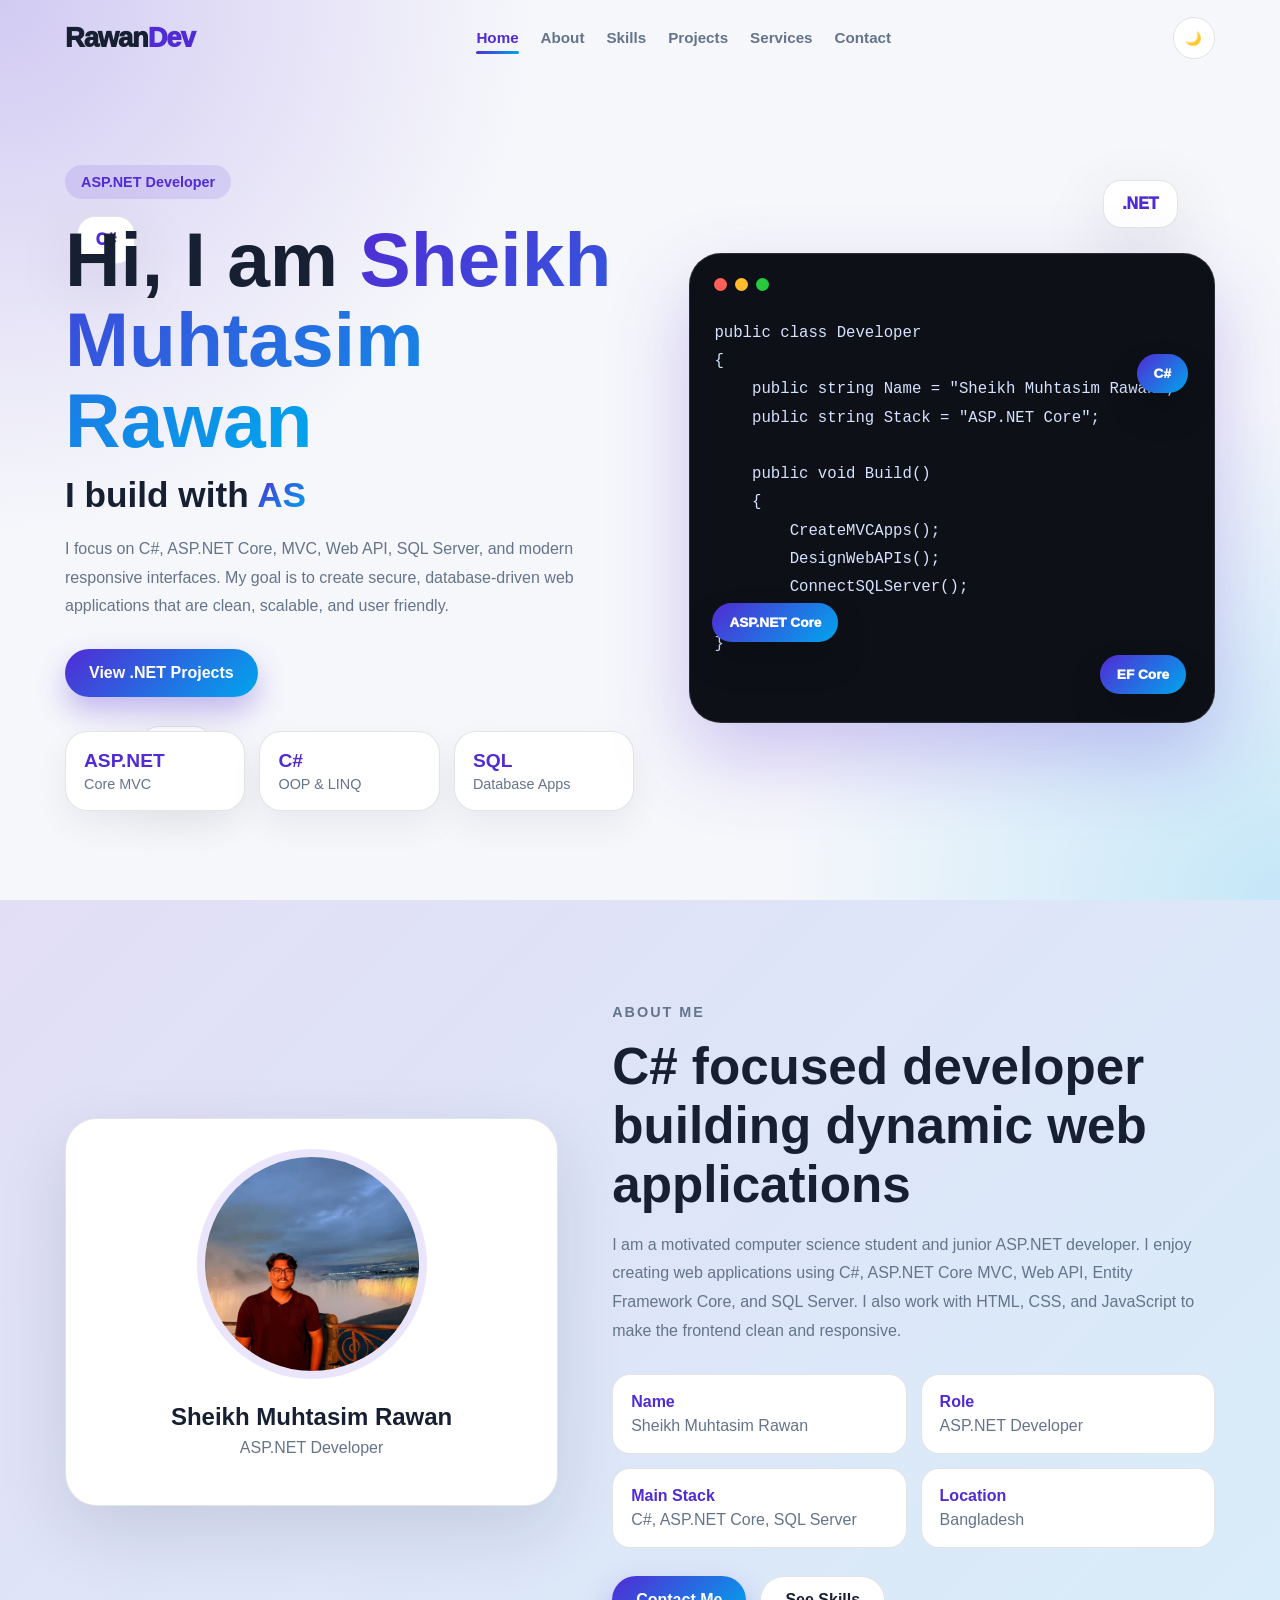
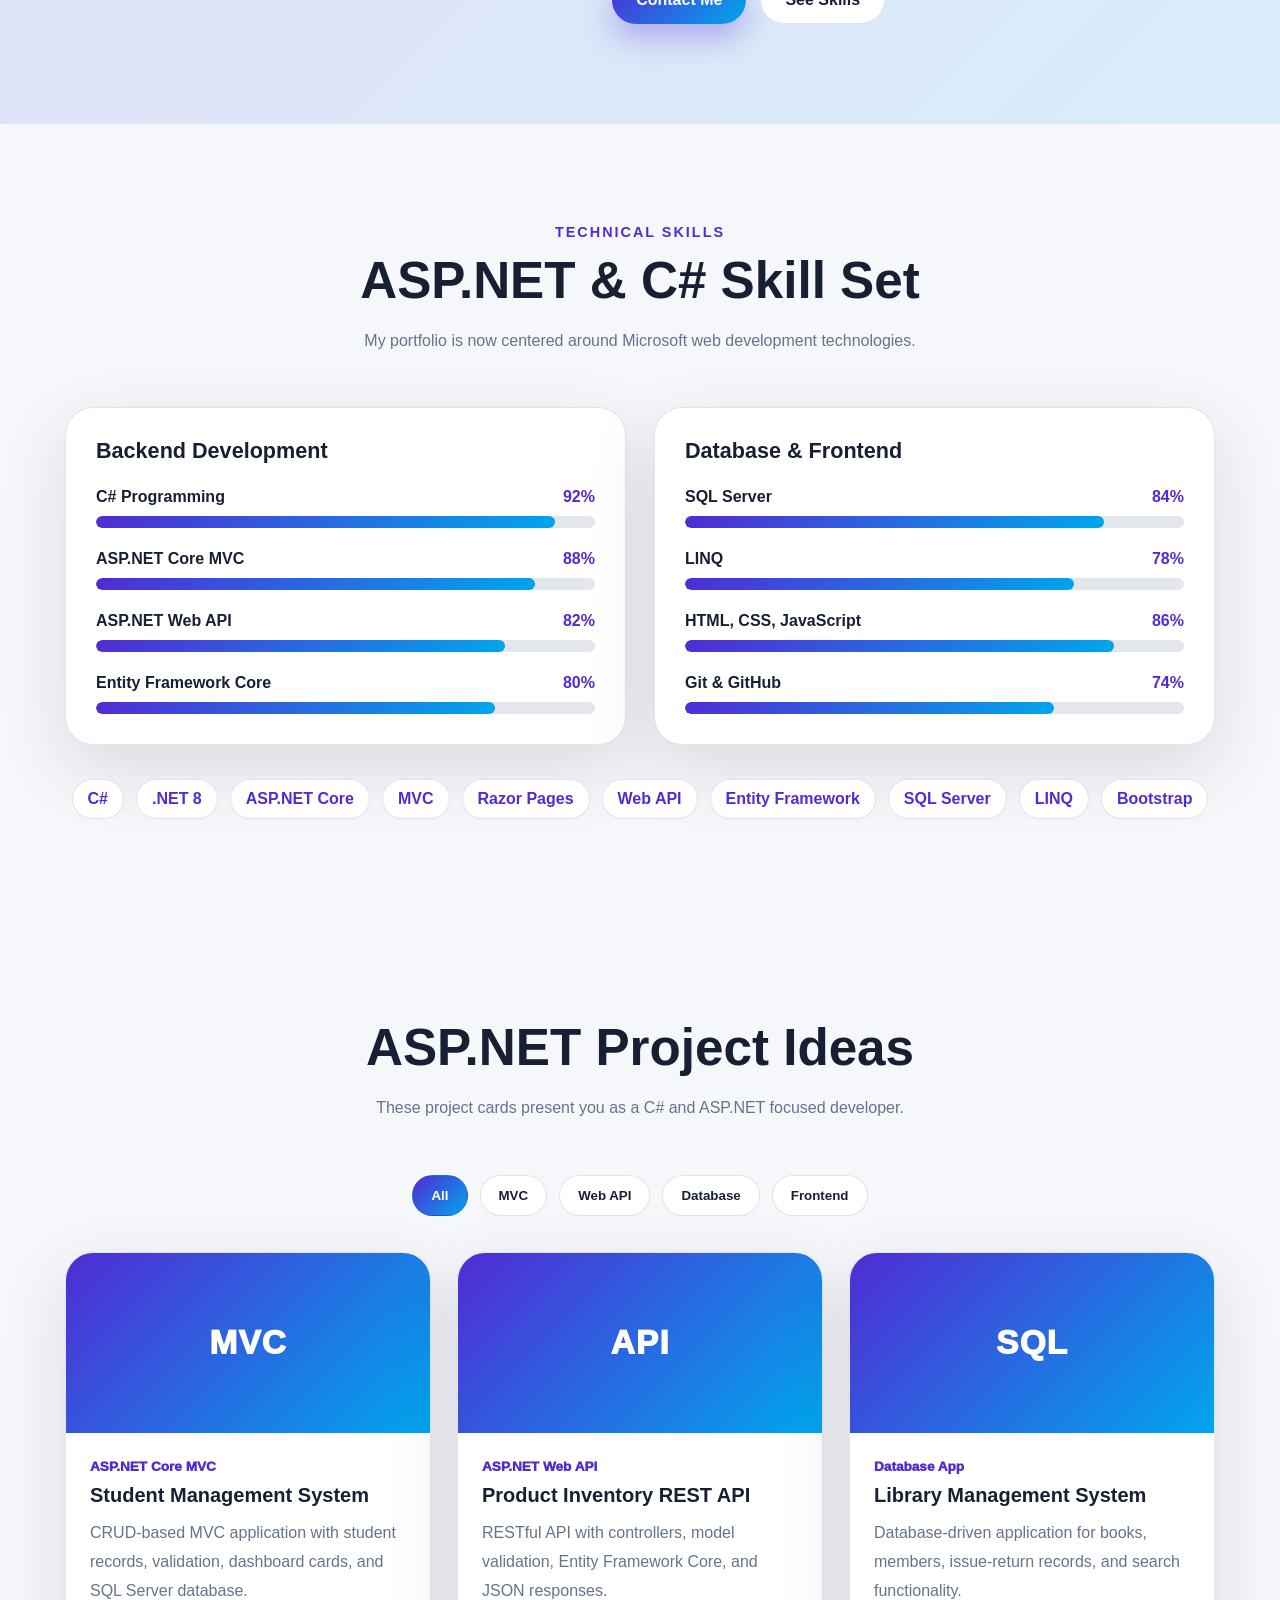
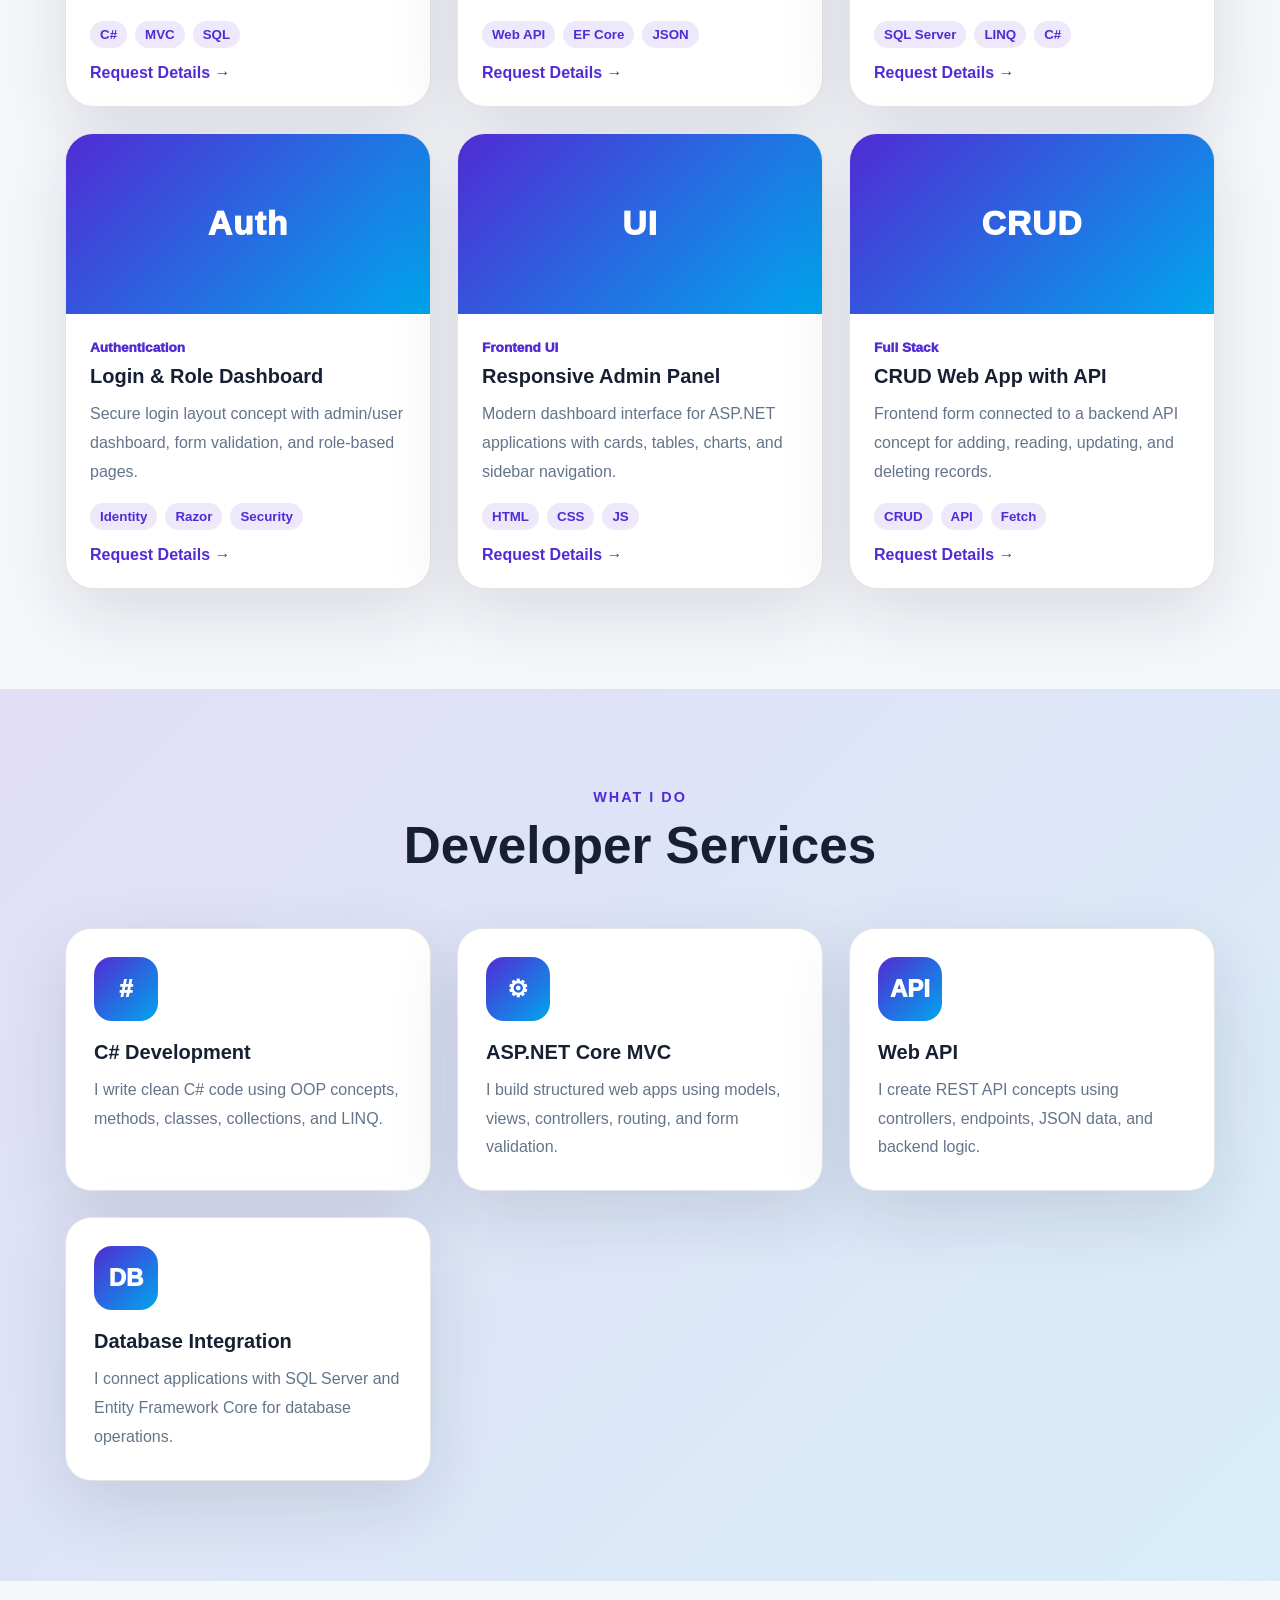
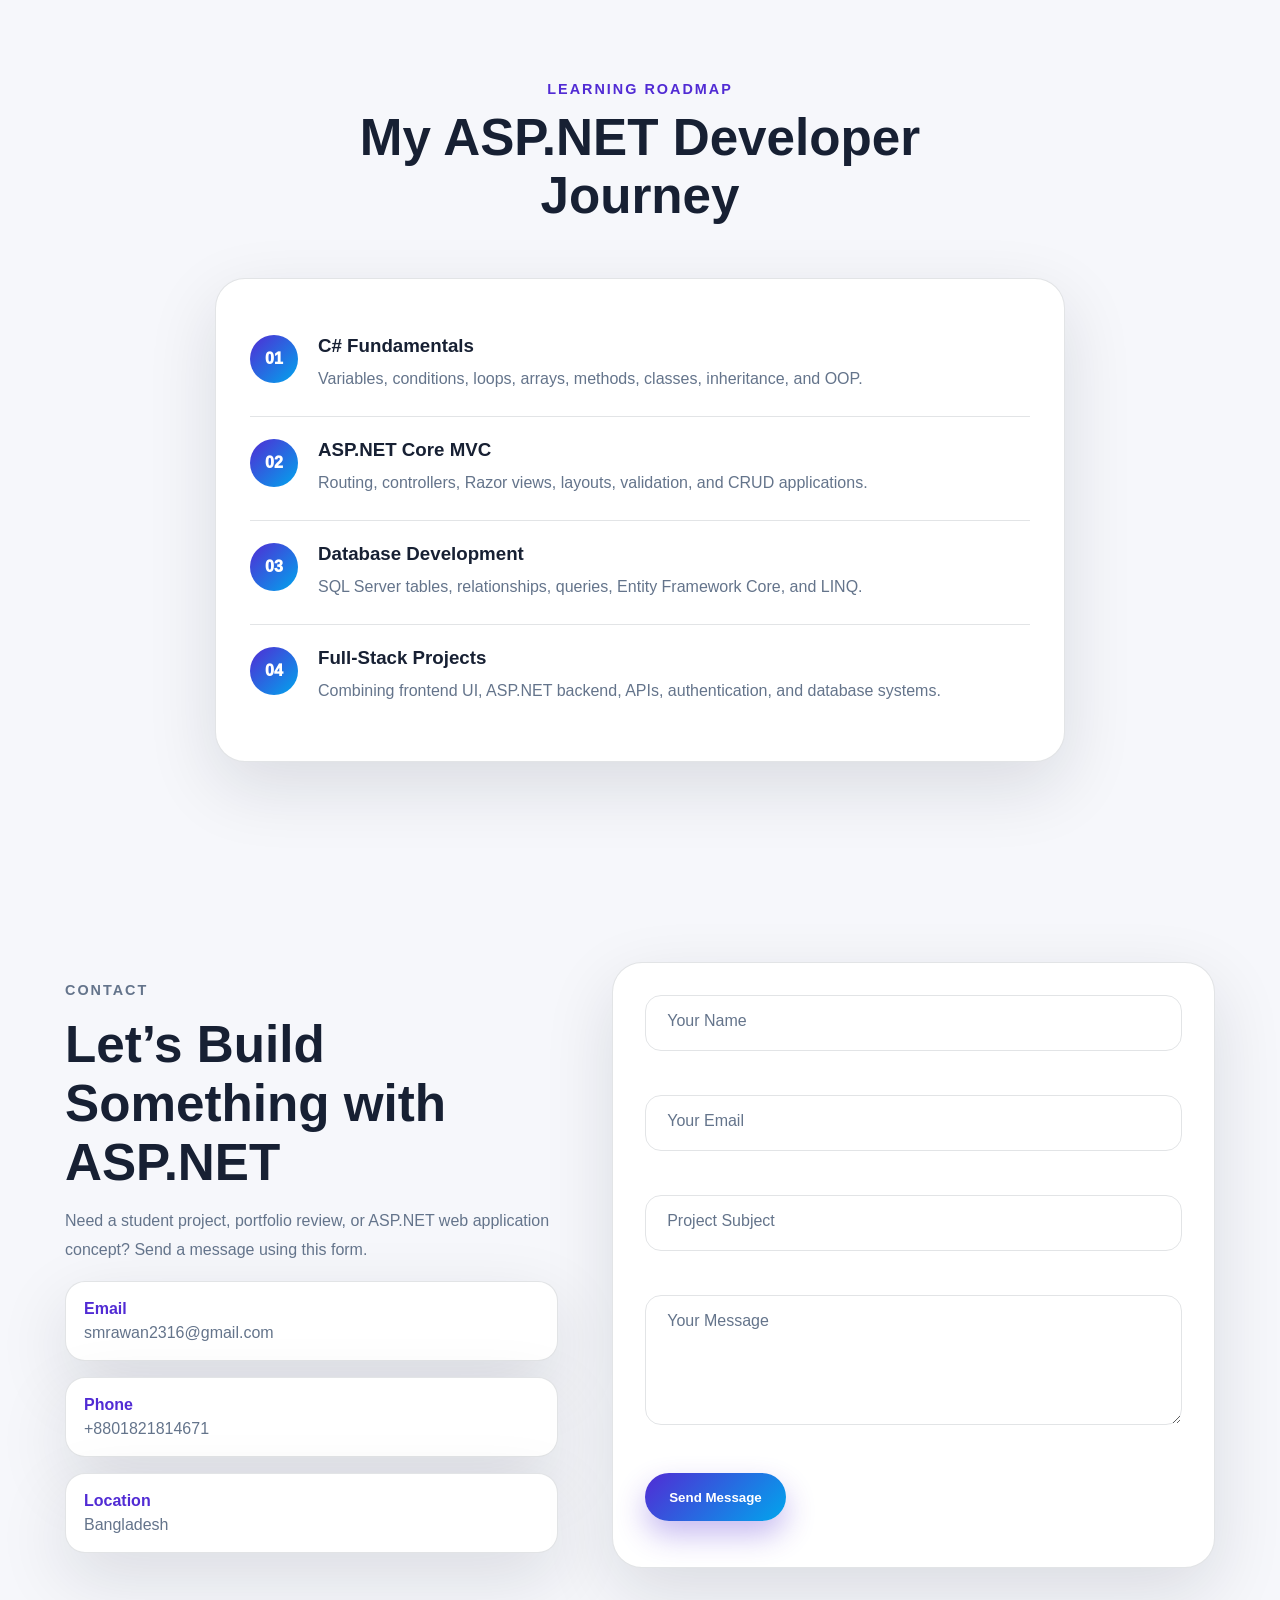
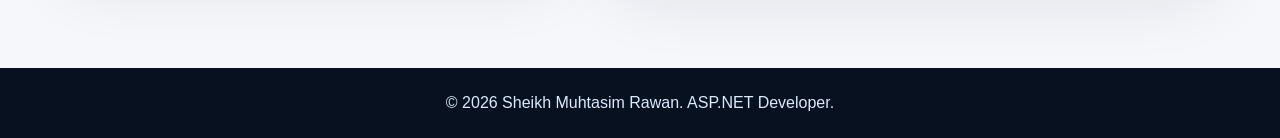
<file: index.html>
<!DOCTYPE html>
<html lang="en">
<head>
    <meta charset="UTF-8">
    <meta name="viewport" content="width=device-width, initial-scale=1.0">
    <meta name="description" content="Sheikh Muhtasim Rawan - ASP.NET Developer e-portfolio focused on C#, ASP.NET Core, MVC, Web API, SQL Server, and full-stack web development.">
    <title>Sheikh Muhtasim Rawan | ASP.NET Developer</title>
    <link rel="stylesheet" href="style.css">
</head>
<body>
    <div class="preloader" id="preloader">
        <div class="loader"></div>
    </div>

    <header class="header" id="header">
        <nav class="navbar">
            <a href="index.html#home" class="logo">Rawan<span>Dev</span></a>

            <ul class="nav-menu" id="nav-menu">
                <li><a href="index.html#home" class="nav-link active">Home</a></li>
                <li><a href="index.html#about" class="nav-link">About</a></li>
                <li><a href="index.html#skills" class="nav-link">Skills</a></li>
                <li><a href="index.html#projects" class="nav-link">Projects</a></li>
                <li><a href="index.html#services" class="nav-link">Services</a></li>
                <!--<li><a href="profile.html" class="nav-link">Image Page</a></li>-->
                <li><a href="index.html#contact" class="nav-link">Contact</a></li>
            </ul>

            <div class="nav-actions">
                <button class="theme-btn" id="theme-btn" aria-label="Toggle dark mode">🌙</button>
                <button class="hamburger" id="hamburger" aria-label="Open menu">
                    <span></span>
                    <span></span>
                    <span></span>
                </button>
            </div>
        </nav>
    </header>

    <main>
        <section class="hero" id="home">
            <div class="code-orbit orbit-one">C#</div>
            <div class="code-orbit orbit-two">.NET</div>
            <div class="code-orbit orbit-three">SQL</div>

            <div class="container hero-container">
                <div class="hero-text reveal">
                    <p class="tagline">ASP.NET Developer</p>
                    <h1>Hi, I am <span>Sheikh Muhtasim Rawan</span></h1>
                    <h2>I build with <span id="typing-text"></span></h2>
                    <p class="hero-description">
                        I focus on C#, ASP.NET Core, MVC, Web API, SQL Server, and modern responsive interfaces.
                        My goal is to create secure, database-driven web applications that are clean, scalable, and user friendly.
                    </p>

                    <div class="hero-buttons">
                        <a href="#projects" class="btn primary-btn">View .NET Projects</a>
                        <!--<a href="profile.html" class="btn secondary-btn">See My Image Page</a>-->
                    </div>

                    <div class="developer-stats">
                        <div>
                            <strong>ASP.NET</strong>
                            <span>Core MVC</span>
                        </div>
                        <div>
                            <strong>C#</strong>
                            <span>OOP & LINQ</span>
                        </div>
                        <div>
                            <strong>SQL</strong>
                            <span>Database Apps</span>
                        </div>
                    </div>
                </div>

                <div class="hero-image reveal">
                    <div class="terminal-card">
                        <div class="terminal-top">
                            <span></span><span></span><span></span>
                        </div>
                        <pre><code>public class Developer
{
    public string Name = "Sheikh Muhtasim Rawan";
    public string Stack = "ASP.NET Core";

    public void Build()
    {
        CreateMVCApps();
        DesignWebAPIs();
        ConnectSQLServer();
    }
}</code></pre>
                        <div class="floating-card card-csharp">C#</div>
                        <div class="floating-card card-asp">ASP.NET Core</div>
                        <div class="floating-card card-ef">EF Core</div>
                    </div>
                </div>
            </div>
        </section>

        <section class="section about-section" id="about">
            <div class="container about-container">
                <div class="about-visual reveal">
                    <div class="profile-preview-card">
                        <img src="pp.jpg" alt="Sheikh Muhtasim Rawan profile placeholder">
                        <h3>Sheikh Muhtasim Rawan</h3>
                        <p>ASP.NET Developer</p>
                    </div>
                </div>

                <div class="about-text reveal">
                    <p class="section-subtitle">About Me</p>
                    <h2 class="section-title">C# focused developer building dynamic web applications</h2>
                    <p>
                        I am a motivated computer science student and junior ASP.NET developer. I enjoy creating web applications using
                        C#, ASP.NET Core MVC, Web API, Entity Framework Core, and SQL Server. I also work with HTML, CSS, and JavaScript
                        to make the frontend clean and responsive.
                    </p>

                    <div class="info-grid">
                        <div>
                            <strong>Name</strong>
                            <span>Sheikh Muhtasim Rawan</span>
                        </div>
                        <div>
                            <strong>Role</strong>
                            <span>ASP.NET Developer</span>
                        </div>
                        <div>
                            <strong>Main Stack</strong>
                            <span>C#, ASP.NET Core, SQL Server</span>
                        </div>
                        <div>
                            <strong>Location</strong>
                            <span>Bangladesh</span>
                        </div>
                    </div>

                    <div class="about-buttons">
                        <a href="#contact" class="btn primary-btn">Contact Me</a>
                        <a href="#skills" class="btn secondary-btn">See Skills</a>
                    </div>
                </div>
            </div>
        </section>

        <section class="section skills-section" id="skills">
            <div class="container">
                <div class="section-header reveal">
                    <p class="section-subtitle">Technical Skills</p>
                    <h2 class="section-title">ASP.NET & C# Skill Set</h2>
                    <p class="section-intro">My portfolio is now centered around Microsoft web development technologies.</p>
                </div>

                <div class="skills-layout">
                    <div class="skill-column reveal">
                        <h3>Backend Development</h3>

                        <div class="skill-box">
                            <div class="skill-info"><span>C# Programming</span><span>92%</span></div>
                            <div class="progress-bar"><div class="progress" data-width="92"></div></div>
                        </div>

                        <div class="skill-box">
                            <div class="skill-info"><span>ASP.NET Core MVC</span><span>88%</span></div>
                            <div class="progress-bar"><div class="progress" data-width="88"></div></div>
                        </div>

                        <div class="skill-box">
                            <div class="skill-info"><span>ASP.NET Web API</span><span>82%</span></div>
                            <div class="progress-bar"><div class="progress" data-width="82"></div></div>
                        </div>

                        <div class="skill-box">
                            <div class="skill-info"><span>Entity Framework Core</span><span>80%</span></div>
                            <div class="progress-bar"><div class="progress" data-width="80"></div></div>
                        </div>
                    </div>

                    <div class="skill-column reveal">
                        <h3>Database & Frontend</h3>

                        <div class="skill-box">
                            <div class="skill-info"><span>SQL Server</span><span>84%</span></div>
                            <div class="progress-bar"><div class="progress" data-width="84"></div></div>
                        </div>

                        <div class="skill-box">
                            <div class="skill-info"><span>LINQ</span><span>78%</span></div>
                            <div class="progress-bar"><div class="progress" data-width="78"></div></div>
                        </div>

                        <div class="skill-box">
                            <div class="skill-info"><span>HTML, CSS, JavaScript</span><span>86%</span></div>
                            <div class="progress-bar"><div class="progress" data-width="86"></div></div>
                        </div>

                        <div class="skill-box">
                            <div class="skill-info"><span>Git & GitHub</span><span>74%</span></div>
                            <div class="progress-bar"><div class="progress" data-width="74"></div></div>
                        </div>
                    </div>
                </div>

                <div class="tech-tags reveal">
                    <span>C#</span>
                    <span>.NET 8</span>
                    <span>ASP.NET Core</span>
                    <span>MVC</span>
                    <span>Razor Pages</span>
                    <span>Web API</span>
                    <span>Entity Framework</span>
                    <span>SQL Server</span>
                    <span>LINQ</span>
                    <span>Bootstrap</span>
                </div>
            </div>
        </section>

        <section class="section projects-section" id="projects">
            <div class="container">
                <div class="section-header reveal">
                    <!--<p class="section-subtitle">Portfolio</p>-->
                    <h2 class="section-title">ASP.NET Project Ideas</h2>
                    <p class="section-intro">These project cards present you as a C# and ASP.NET focused developer.</p>
                </div>

                <div class="filter-buttons reveal">
                    <button class="filter-btn active" data-filter="all">All</button>
                    <button class="filter-btn" data-filter="mvc">MVC</button>
                    <button class="filter-btn" data-filter="api">Web API</button>
                    <button class="filter-btn" data-filter="database">Database</button>
                    <button class="filter-btn" data-filter="frontend">Frontend</button>
                </div>

                <div class="projects-grid">
                    <article class="project-card reveal" data-category="mvc">
                        <div class="project-image">MVC</div>
                        <div class="project-content">
                            <span>ASP.NET Core MVC</span>
                            <h3>Student Management System</h3>
                            <p>CRUD-based MVC application with student records, validation, dashboard cards, and SQL Server database.</p>
                            <div class="project-tags"><small>C#</small><small>MVC</small><small>SQL</small></div>
                            <a href="#contact">Request Details →</a>
                        </div>
                    </article>

                    <article class="project-card reveal" data-category="api">
                        <div class="project-image">API</div>
                        <div class="project-content">
                            <span>ASP.NET Web API</span>
                            <h3>Product Inventory REST API</h3>
                            <p>RESTful API with controllers, model validation, Entity Framework Core, and JSON responses.</p>
                            <div class="project-tags"><small>Web API</small><small>EF Core</small><small>JSON</small></div>
                            <a href="#contact">Request Details →</a>
                        </div>
                    </article>

                    <article class="project-card reveal" data-category="database">
                        <div class="project-image">SQL</div>
                        <div class="project-content">
                            <span>Database App</span>
                            <h3>Library Management System</h3>
                            <p>Database-driven application for books, members, issue-return records, and search functionality.</p>
                            <div class="project-tags"><small>SQL Server</small><small>LINQ</small><small>C#</small></div>
                            <a href="#contact">Request Details →</a>
                        </div>
                    </article>

                    <article class="project-card reveal" data-category="mvc">
                        <div class="project-image">Auth</div>
                        <div class="project-content">
                            <span>Authentication</span>
                            <h3>Login & Role Dashboard</h3>
                            <p>Secure login layout concept with admin/user dashboard, form validation, and role-based pages.</p>
                            <div class="project-tags"><small>Identity</small><small>Razor</small><small>Security</small></div>
                            <a href="#contact">Request Details →</a>
                        </div>
                    </article>

                    <article class="project-card reveal" data-category="frontend">
                        <div class="project-image">UI</div>
                        <div class="project-content">
                            <span>Frontend UI</span>
                            <h3>Responsive Admin Panel</h3>
                            <p>Modern dashboard interface for ASP.NET applications with cards, tables, charts, and sidebar navigation.</p>
                            <div class="project-tags"><small>HTML</small><small>CSS</small><small>JS</small></div>
                            <a href="#contact">Request Details →</a>
                        </div>
                    </article>

                    <article class="project-card reveal" data-category="api">
                        <div class="project-image">CRUD</div>
                        <div class="project-content">
                            <span>Full Stack</span>
                            <h3>CRUD Web App with API</h3>
                            <p>Frontend form connected to a backend API concept for adding, reading, updating, and deleting records.</p>
                            <div class="project-tags"><small>CRUD</small><small>API</small><small>Fetch</small></div>
                            <a href="#contact">Request Details →</a>
                        </div>
                    </article>
                </div>
            </div>
        </section>

        <section class="section services-section" id="services">
            <div class="container">
                <div class="section-header reveal">
                    <p class="section-subtitle">What I Do</p>
                    <h2 class="section-title">Developer Services</h2>
                </div>

                <div class="services-grid">
                    <div class="service-card reveal">
                        <div class="service-icon">#</div>
                        <h3>C# Development</h3>
                        <p>I write clean C# code using OOP concepts, methods, classes, collections, and LINQ.</p>
                    </div>

                    <div class="service-card reveal">
                        <div class="service-icon">⚙</div>
                        <h3>ASP.NET Core MVC</h3>
                        <p>I build structured web apps using models, views, controllers, routing, and form validation.</p>
                    </div>

                    <div class="service-card reveal">
                        <div class="service-icon">API</div>
                        <h3>Web API</h3>
                        <p>I create REST API concepts using controllers, endpoints, JSON data, and backend logic.</p>
                    </div>

                    <div class="service-card reveal">
                        <div class="service-icon">DB</div>
                        <h3>Database Integration</h3>
                        <p>I connect applications with SQL Server and Entity Framework Core for database operations.</p>
                    </div>
                </div>
            </div>
        </section>

        <section class="section timeline-section">
            <div class="container">
                <div class="section-header reveal">
                    <p class="section-subtitle">Learning Roadmap</p>
                    <h2 class="section-title">My ASP.NET Developer Journey</h2>
                </div>

                <div class="timeline reveal">
                    <div class="timeline-item">
                        <span>01</span>
                        <div>
                            <h3>C# Fundamentals</h3>
                            <p>Variables, conditions, loops, arrays, methods, classes, inheritance, and OOP.</p>
                        </div>
                    </div>
                    <div class="timeline-item">
                        <span>02</span>
                        <div>
                            <h3>ASP.NET Core MVC</h3>
                            <p>Routing, controllers, Razor views, layouts, validation, and CRUD applications.</p>
                        </div>
                    </div>
                    <div class="timeline-item">
                        <span>03</span>
                        <div>
                            <h3>Database Development</h3>
                            <p>SQL Server tables, relationships, queries, Entity Framework Core, and LINQ.</p>
                        </div>
                    </div>
                    <div class="timeline-item">
                        <span>04</span>
                        <div>
                            <h3>Full-Stack Projects</h3>
                            <p>Combining frontend UI, ASP.NET backend, APIs, authentication, and database systems.</p>
                        </div>
                    </div>
                </div>
            </div>
        </section>

        <section class="section contact-section" id="contact">
            <div class="container contact-container">
                <div class="contact-info reveal">
                    <p class="section-subtitle">Contact</p>
                    <h2 class="section-title">Let’s Build Something with ASP.NET</h2>
                    <p>
                        Need a student project, portfolio review, or ASP.NET web application concept? Send a message using this form.
                    </p>

                    <div class="contact-card">
                        <strong>Email</strong>
                        <span>smrawan2316@gmail.com</span>
                    </div>
                    <div class="contact-card">
                        <strong>Phone</strong>
                        <span>+8801821814671</span>
                    </div>
                    <div class="contact-card">
                        <strong>Location</strong>
                        <span>Bangladesh</span>
                    </div>
                </div>

                <form class="contact-form reveal" id="contact-form">
                    <div class="input-group">
                        <input type="text" id="name" required>
                        <label for="name">Your Name</label>
                        <small></small>
                    </div>

                    <div class="input-group">
                        <input type="email" id="email" required>
                        <label for="email">Your Email</label>
                        <small></small>
                    </div>

                    <div class="input-group">
                        <input type="text" id="subject" required>
                        <label for="subject">Project Subject</label>
                        <small></small>
                    </div>

                    <div class="input-group">
                        <textarea id="message" required></textarea>
                        <label for="message">Your Message</label>
                        <small></small>
                    </div>

                    <button type="submit" class="btn primary-btn">Send Message</button>
                    <p class="form-status" id="form-status"></p>
                </form>
            </div>
        </section>
    </main>

    <footer class="footer">
        <p>© 2026 Sheikh Muhtasim Rawan. ASP.NET Developer.</p>
    </footer>

    <button class="back-to-top" id="back-to-top" aria-label="Back to top">↑</button>

    <script src="script.js"></script>
</body>
</html>
</file>
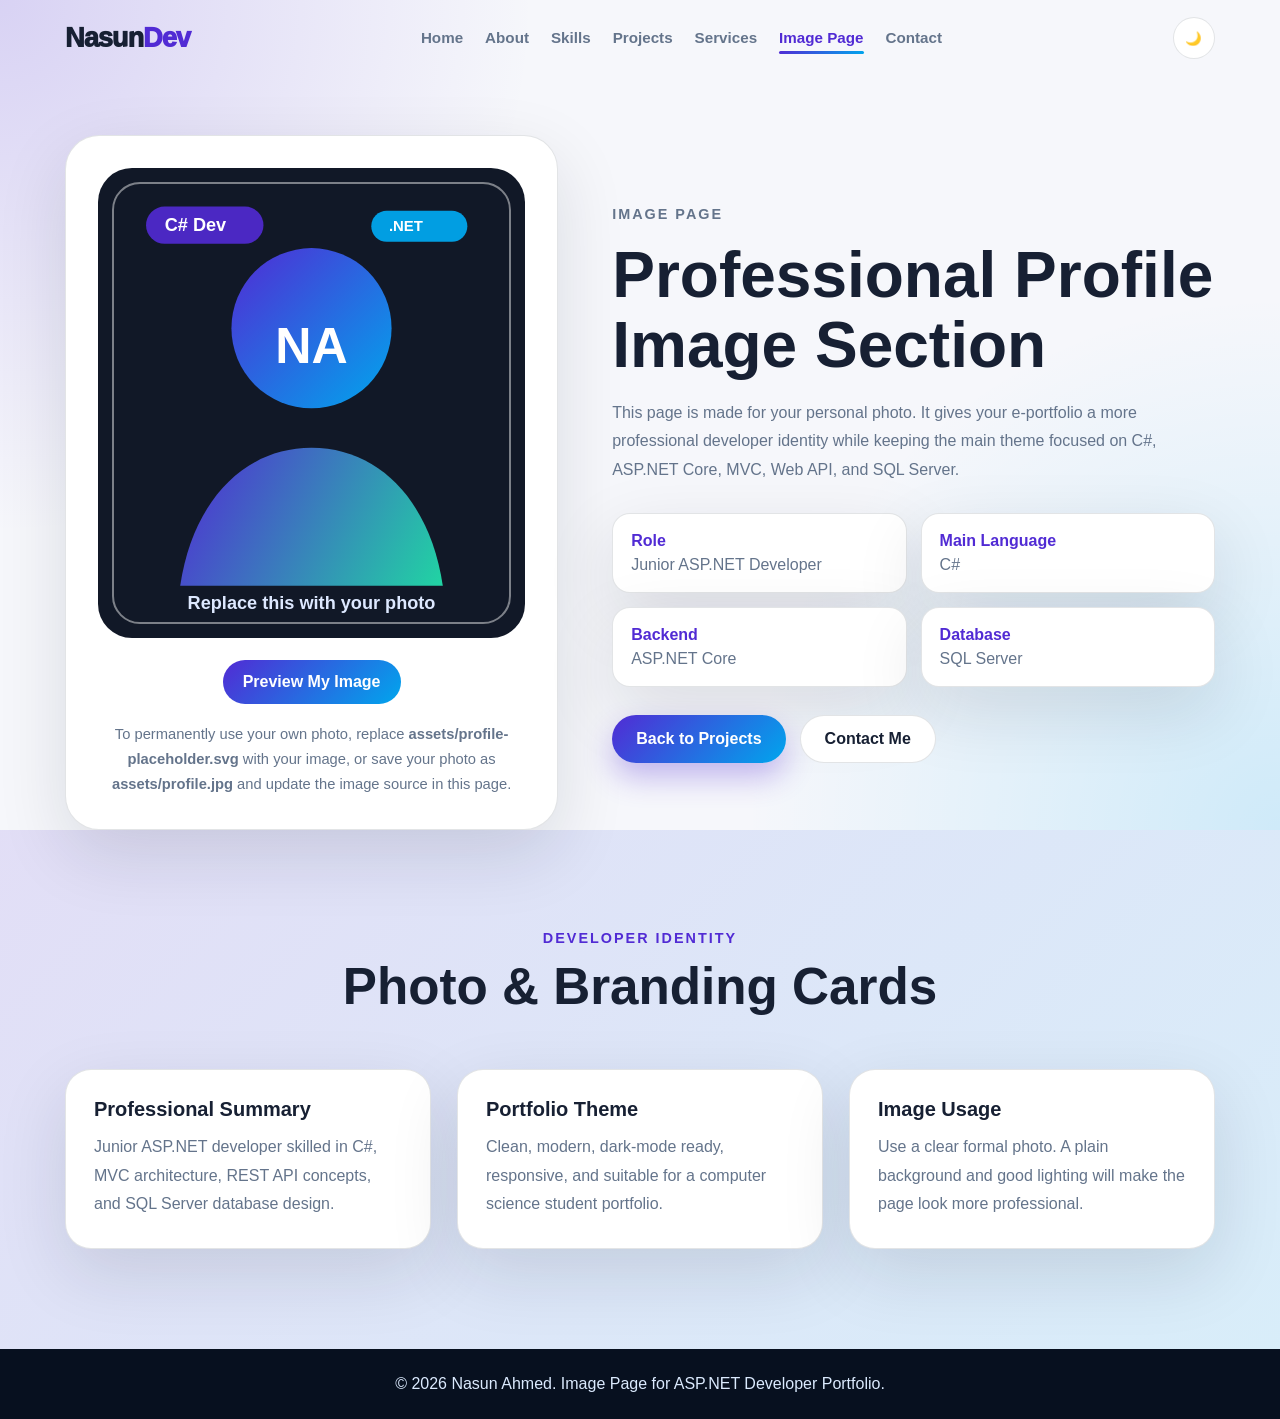
<file: profile.html>
<!DOCTYPE html>
<html lang="en">
<head>
    <meta charset="UTF-8">
    <meta name="viewport" content="width=device-width, initial-scale=1.0">
    <meta name="description" content="Nasun Ahmed image page for ASP.NET developer e-portfolio.">
    <title>Nasun Ahmed | Image Page</title>
    <link rel="stylesheet" href="style.css">
</head>
<body>
    <div class="preloader" id="preloader">
        <div class="loader"></div>
    </div>

    <header class="header scrolled" id="header">
        <nav class="navbar">
            <a href="index.html#home" class="logo">Nasun<span>Dev</span></a>

            <ul class="nav-menu" id="nav-menu">
                <li><a href="index.html#home" class="nav-link">Home</a></li>
                <li><a href="index.html#about" class="nav-link">About</a></li>
                <li><a href="index.html#skills" class="nav-link">Skills</a></li>
                <li><a href="index.html#projects" class="nav-link">Projects</a></li>
                <li><a href="index.html#services" class="nav-link">Services</a></li>
                <li><a href="profile.html" class="nav-link active">Image Page</a></li>
                <li><a href="index.html#contact" class="nav-link">Contact</a></li>
            </ul>

            <div class="nav-actions">
                <button class="theme-btn" id="theme-btn" aria-label="Toggle dark mode">🌙</button>
                <button class="hamburger" id="hamburger" aria-label="Open menu">
                    <span></span>
                    <span></span>
                    <span></span>
                </button>
            </div>
        </nav>
    </header>

    <main>
        <section class="profile-hero page-top">
            <div class="container profile-page-grid">
                <div class="profile-photo-panel reveal">
                    <div class="photo-frame">
                        <img src="assets/profile-placeholder.svg" alt="Nasun Ahmed profile image" id="profile-preview">
                    </div>
                    <label class="upload-label" for="image-upload">Preview My Image</label>
                    <input type="file" id="image-upload" accept="image/*">
                    <p class="image-note">
                        To permanently use your own photo, replace <strong>assets/profile-placeholder.svg</strong> with your image,
                        or save your photo as <strong>assets/profile.jpg</strong> and update the image source in this page.
                    </p>
                </div>

                <div class="profile-page-text reveal">
                    <p class="section-subtitle">Image Page</p>
                    <h1>Professional Profile Image Section</h1>
                    <p>
                        This page is made for your personal photo. It gives your e-portfolio a more professional developer identity
                        while keeping the main theme focused on C#, ASP.NET Core, MVC, Web API, and SQL Server.
                    </p>

                    <div class="profile-highlights">
                        <div>
                            <strong>Role</strong>
                            <span>Junior ASP.NET Developer</span>
                        </div>
                        <div>
                            <strong>Main Language</strong>
                            <span>C#</span>
                        </div>
                        <div>
                            <strong>Backend</strong>
                            <span>ASP.NET Core</span>
                        </div>
                        <div>
                            <strong>Database</strong>
                            <span>SQL Server</span>
                        </div>
                    </div>

                    <div class="hero-buttons">
                        <a href="index.html#projects" class="btn primary-btn">Back to Projects</a>
                        <a href="index.html#contact" class="btn secondary-btn">Contact Me</a>
                    </div>
                </div>
            </div>
        </section>

        <section class="section gallery-section">
            <div class="container">
                <div class="section-header reveal">
                    <p class="section-subtitle">Developer Identity</p>
                    <h2 class="section-title">Photo & Branding Cards</h2>
                </div>

                <div class="identity-grid">
                    <div class="identity-card reveal">
                        <h3>Professional Summary</h3>
                        <p>Junior ASP.NET developer skilled in C#, MVC architecture, REST API concepts, and SQL Server database design.</p>
                    </div>
                    <div class="identity-card reveal">
                        <h3>Portfolio Theme</h3>
                        <p>Clean, modern, dark-mode ready, responsive, and suitable for a computer science student portfolio.</p>
                    </div>
                    <div class="identity-card reveal">
                        <h3>Image Usage</h3>
                        <p>Use a clear formal photo. A plain background and good lighting will make the page look more professional.</p>
                    </div>
                </div>
            </div>
        </section>
    </main>

    <footer class="footer">
        <p>© 2026 Nasun Ahmed. Image Page for ASP.NET Developer Portfolio.</p>
    </footer>

    <button class="back-to-top" id="back-to-top" aria-label="Back to top">↑</button>

    <script src="script.js"></script>
</body>
</html>
</file>
<file: style.css>
:root {
    --primary: #512bd4;
    --primary-dark: #3d1f9e;
    --secondary: #00a6ed;
    --accent: #21d4a3;
    --bg: #f6f7fb;
    --card-bg: #ffffff;
    --text: #172033;
    --muted: #64748b;
    --border: rgba(23, 32, 51, 0.12);
    --shadow: 0 24px 70px rgba(15, 23, 42, 0.12);
    --gradient: linear-gradient(135deg, var(--primary), var(--secondary));
    --soft-gradient: linear-gradient(135deg, rgba(81, 43, 212, 0.12), rgba(0, 166, 237, 0.12));
}

body.dark {
    --bg: #0b1120;
    --card-bg: #111827;
    --text: #e5eefc;
    --muted: #9fb0c8;
    --border: rgba(255, 255, 255, 0.12);
    --shadow: 0 24px 70px rgba(0, 0, 0, 0.35);
    --soft-gradient: linear-gradient(135deg, rgba(81, 43, 212, 0.22), rgba(0, 166, 237, 0.18));
}

* {
    margin: 0;
    padding: 0;
    box-sizing: border-box;
}

html {
    scroll-behavior: smooth;
}

body {
    font-family: Arial, Helvetica, sans-serif;
    background: var(--bg);
    color: var(--text);
    overflow-x: hidden;
    transition: background 0.3s ease, color 0.3s ease;
}

a {
    color: inherit;
    text-decoration: none;
}

ul {
    list-style: none;
}

img {
    display: block;
    max-width: 100%;
}

.container {
    width: min(1150px, 92%);
    margin: auto;
}

.section {
    padding: 100px 0;
}

.section-header {
    max-width: 760px;
    margin: 0 auto 52px;
    text-align: center;
}

.section-subtitle {
    color: var(--primary);
    font-size: 0.9rem;
    font-weight: 900;
    letter-spacing: 2px;
    margin-bottom: 12px;
    text-transform: uppercase;
}

.section-title {
    font-size: clamp(2rem, 4vw, 3.2rem);
    line-height: 1.15;
    margin-bottom: 16px;
}

.section-intro {
    color: var(--muted);
    line-height: 1.8;
}

.btn {
    border: none;
    border-radius: 999px;
    cursor: pointer;
    display: inline-flex;
    align-items: center;
    justify-content: center;
    font-weight: 800;
    min-height: 48px;
    padding: 14px 24px;
    transition: 0.28s ease;
}

.primary-btn {
    background: var(--gradient);
    color: #ffffff;
    box-shadow: 0 14px 30px rgba(81, 43, 212, 0.32);
}

.primary-btn:hover,
.secondary-btn:hover {
    transform: translateY(-4px);
}

.secondary-btn {
    background: var(--card-bg);
    border: 1px solid var(--border);
    color: var(--text);
}

/* Preloader */
.preloader {
    background: var(--bg);
    display: grid;
    inset: 0;
    place-items: center;
    position: fixed;
    z-index: 9999;
}

.preloader.hide {
    opacity: 0;
    pointer-events: none;
    transition: 0.5s ease;
}

.loader {
    animation: spin 1s linear infinite;
    border: 5px solid var(--border);
    border-radius: 50%;
    border-top-color: var(--primary);
    height: 56px;
    width: 56px;
}

@keyframes spin {
    to { transform: rotate(360deg); }
}

/* Header */
.header {
    left: 0;
    position: fixed;
    top: 0;
    transition: 0.3s ease;
    width: 100%;
    z-index: 1000;
}

.header.scrolled {
    background: rgba(255, 255, 255, 0.82);
    backdrop-filter: blur(18px);
    box-shadow: 0 10px 35px rgba(15, 23, 42, 0.08);
}

body.dark .header.scrolled {
    background: rgba(11, 17, 32, 0.84);
}

.navbar {
    align-items: center;
    display: flex;
    height: 76px;
    justify-content: space-between;
    margin: auto;
    width: min(1150px, 92%);
}

.logo {
    font-size: 1.7rem;
    font-weight: 950;
    letter-spacing: -1px;
}

.logo span {
    color: var(--primary);
}

.nav-menu {
    align-items: center;
    display: flex;
    gap: 22px;
}

.nav-link {
    color: var(--muted);
    font-size: 0.95rem;
    font-weight: 800;
    position: relative;
}

.nav-link::after {
    background: var(--gradient);
    border-radius: 999px;
    bottom: -8px;
    content: "";
    height: 3px;
    left: 0;
    position: absolute;
    transition: 0.3s ease;
    width: 0;
}

.nav-link:hover,
.nav-link.active {
    color: var(--primary);
}

.nav-link:hover::after,
.nav-link.active::after {
    width: 100%;
}

.nav-actions {
    align-items: center;
    display: flex;
    gap: 12px;
}

.theme-btn,
.hamburger {
    background: var(--card-bg);
    border: 1px solid var(--border);
    border-radius: 50%;
    color: var(--text);
    cursor: pointer;
    height: 42px;
    width: 42px;
}

.hamburger {
    align-items: center;
    display: none;
    flex-direction: column;
    gap: 5px;
    justify-content: center;
}

.hamburger span {
    background: var(--text);
    border-radius: 999px;
    height: 2px;
    transition: 0.3s ease;
    width: 20px;
}

.hamburger.active span:nth-child(1) {
    transform: rotate(45deg) translate(5px, 5px);
}

.hamburger.active span:nth-child(2) {
    opacity: 0;
}

.hamburger.active span:nth-child(3) {
    transform: rotate(-45deg) translate(5px, -5px);
}

/* Hero */
.hero {
    align-items: center;
    display: flex;
    min-height: 100vh;
    overflow: hidden;
    padding-top: 76px;
    position: relative;
}

.hero::before {
    background: radial-gradient(circle at top left, rgba(81, 43, 212, 0.22), transparent 34%),
                radial-gradient(circle at bottom right, rgba(0, 166, 237, 0.2), transparent 32%);
    content: "";
    inset: 0;
    position: absolute;
    z-index: -2;
}

.code-orbit {
    animation: float 5s ease-in-out infinite;
    background: var(--card-bg);
    border: 1px solid var(--border);
    border-radius: 18px;
    box-shadow: var(--shadow);
    color: var(--primary);
    font-weight: 950;
    padding: 14px 18px;
    position: absolute;
}

.orbit-one {
    left: 6%;
    top: 24%;
}

.orbit-two {
    right: 8%;
    top: 20%;
    animation-delay: 0.7s;
}

.orbit-three {
    bottom: 14%;
    left: 11%;
    animation-delay: 1.2s;
}

@keyframes float {
    0%, 100% { transform: translateY(0); }
    50% { transform: translateY(-24px); }
}

.hero-container {
    align-items: center;
    display: grid;
    gap: 55px;
    grid-template-columns: 1.04fr 0.96fr;
}

.tagline {
    background: rgba(81, 43, 212, 0.12);
    border-radius: 999px;
    color: var(--primary);
    display: inline-block;
    font-size: 0.9rem;
    font-weight: 900;
    margin-bottom: 20px;
    padding: 9px 16px;
}

.hero h1 {
    font-size: clamp(2.45rem, 6vw, 4.8rem);
    line-height: 1.05;
    margin-bottom: 14px;
}

.hero h1 span,
.hero h2 span,
.profile-page-text h1 span {
    background: var(--gradient);
    -webkit-background-clip: text;
    background-clip: text;
    color: transparent;
}

.hero h2 {
    font-size: clamp(1.4rem, 3vw, 2.2rem);
    margin-bottom: 20px;
}

.hero-description,
.about-text p,
.profile-page-text p,
.service-card p,
.project-content p,
.identity-card p,
.timeline-item p,
.contact-info p {
    color: var(--muted);
    line-height: 1.8;
}

.hero-description {
    margin-bottom: 28px;
    max-width: 640px;
}

.hero-buttons,
.about-buttons {
    display: flex;
    flex-wrap: wrap;
    gap: 14px;
}

.developer-stats {
    display: grid;
    gap: 14px;
    grid-template-columns: repeat(3, 1fr);
    margin-top: 34px;
    max-width: 630px;
}

.developer-stats div {
    background: var(--card-bg);
    border: 1px solid var(--border);
    border-radius: 22px;
    box-shadow: 0 14px 35px rgba(15, 23, 42, 0.06);
    padding: 18px;
}

.developer-stats strong,
.developer-stats span {
    display: block;
}

.developer-stats strong {
    color: var(--primary);
    font-size: 1.2rem;
    margin-bottom: 4px;
}

.developer-stats span {
    color: var(--muted);
    font-size: 0.9rem;
}

.terminal-card {
    background: #0d1117;
    border: 1px solid rgba(255, 255, 255, 0.12);
    border-radius: 32px;
    box-shadow: 0 34px 80px rgba(81, 43, 212, 0.25);
    min-height: 470px;
    overflow: hidden;
    padding: 24px;
    position: relative;
}

.terminal-top {
    display: flex;
    gap: 8px;
    margin-bottom: 28px;
}

.terminal-top span {
    border-radius: 50%;
    height: 13px;
    width: 13px;
}

.terminal-top span:nth-child(1) { background: #ff5f56; }
.terminal-top span:nth-child(2) { background: #ffbd2e; }
.terminal-top span:nth-child(3) { background: #27c93f; }

.terminal-card pre {
    color: #d6e2ff;
    font-size: clamp(0.78rem, 1.5vw, 0.98rem);
    line-height: 1.8;
    white-space: pre-wrap;
}

.floating-card {
    animation: float 4s ease-in-out infinite;
    background: var(--gradient);
    border-radius: 999px;
    box-shadow: 0 18px 35px rgba(0, 0, 0, 0.2);
    color: #ffffff;
    font-size: 0.85rem;
    font-weight: 950;
    padding: 12px 17px;
    position: absolute;
}

.card-csharp { right: 26px; top: 100px; }
.card-asp { bottom: 80px; left: 22px; animation-delay: 0.8s; }
.card-ef { bottom: 28px; right: 28px; animation-delay: 1.5s; }

/* About */
.about-section,
.services-section,
.gallery-section {
    background: var(--soft-gradient);
}

.about-container,
.contact-container,
.profile-page-grid {
    align-items: center;
    display: grid;
    gap: 54px;
    grid-template-columns: 0.9fr 1.1fr;
}

.profile-preview-card,
.profile-photo-panel,
.skill-column,
.project-card,
.service-card,
.identity-card,
.contact-form,
.contact-card,
.timeline,
.profile-highlights div {
    background: var(--card-bg);
    border: 1px solid var(--border);
    box-shadow: var(--shadow);
}

.profile-preview-card {
    border-radius: 32px;
    padding: 30px;
    text-align: center;
}

.profile-preview-card img {
    border: 8px solid rgba(81, 43, 212, 0.12);
    border-radius: 50%;
    height: 230px;
    margin: 0 auto 24px;
    object-fit: cover;
    width: 230px;
}

.profile-preview-card h3 {
    font-size: 1.5rem;
    margin-bottom: 8px;
}

.profile-preview-card p {
    color: var(--muted);
    margin-bottom: 18px;
}

.profile-preview-card a {
    color: var(--primary);
    font-weight: 900;
}

.info-grid,
.profile-highlights {
    display: grid;
    gap: 14px;
    grid-template-columns: repeat(2, 1fr);
    margin: 28px 0;
}

.info-grid div,
.profile-highlights div {
    background: var(--card-bg);
    border: 1px solid var(--border);
    border-radius: 18px;
    padding: 18px;
}

.info-grid strong,
.info-grid span,
.profile-highlights strong,
.profile-highlights span {
    display: block;
}

.info-grid strong,
.profile-highlights strong {
    color: var(--primary);
    margin-bottom: 6px;
}

.info-grid span,
.profile-highlights span {
    color: var(--muted);
}

/* Skills */
.skills-layout {
    display: grid;
    gap: 28px;
    grid-template-columns: repeat(2, 1fr);
}

.skill-column {
    border-radius: 28px;
    padding: 30px;
}

.skill-column h3 {
    font-size: 1.35rem;
    margin-bottom: 24px;
}

.skill-box:not(:last-child) {
    margin-bottom: 22px;
}

.skill-info {
    align-items: center;
    display: flex;
    font-weight: 850;
    justify-content: space-between;
    margin-bottom: 10px;
}

.skill-info span:last-child {
    color: var(--primary);
}

.progress-bar {
    background: rgba(100, 116, 139, 0.18);
    border-radius: 999px;
    height: 12px;
    overflow: hidden;
}

.progress {
    background: var(--gradient);
    border-radius: 999px;
    height: 100%;
    transition: width 1.4s ease;
    width: 0;
}

.tech-tags {
    display: flex;
    flex-wrap: wrap;
    gap: 12px;
    justify-content: center;
    margin-top: 34px;
}

.tech-tags span {
    background: var(--card-bg);
    border: 1px solid var(--border);
    border-radius: 999px;
    color: var(--primary);
    font-weight: 900;
    padding: 10px 15px;
}

/* Projects */
.filter-buttons {
    display: flex;
    flex-wrap: wrap;
    gap: 12px;
    justify-content: center;
    margin-bottom: 36px;
}

.filter-btn {
    background: var(--card-bg);
    border: 1px solid var(--border);
    border-radius: 999px;
    color: var(--text);
    cursor: pointer;
    font-weight: 850;
    padding: 12px 18px;
    transition: 0.25s ease;
}

.filter-btn.active,
.filter-btn:hover {
    background: var(--gradient);
    color: #ffffff;
}

.projects-grid,
.services-grid,
.identity-grid {
    display: grid;
    gap: 26px;
    grid-template-columns: repeat(3, 1fr);
}

.project-card {
    border-radius: 28px;
    overflow: hidden;
    transition: 0.28s ease;
}

.project-card:hover,
.service-card:hover,
.identity-card:hover {
    transform: translateY(-8px);
}

.project-card.hide {
    display: none;
}

.project-image {
    align-items: center;
    background: var(--gradient);
    color: #ffffff;
    display: flex;
    font-size: 2.1rem;
    font-weight: 950;
    height: 180px;
    justify-content: center;
    letter-spacing: 1px;
}

.project-content {
    padding: 24px;
}

.project-content span {
    color: var(--primary);
    display: inline-block;
    font-size: 0.85rem;
    font-weight: 950;
    margin-bottom: 10px;
}

.project-content h3 {
    font-size: 1.25rem;
    margin-bottom: 12px;
}

.project-tags {
    display: flex;
    flex-wrap: wrap;
    gap: 8px;
    margin: 16px 0;
}

.project-tags small {
    background: rgba(81, 43, 212, 0.1);
    border-radius: 999px;
    color: var(--primary);
    font-weight: 850;
    padding: 6px 10px;
}

.project-content a {
    color: var(--primary);
    font-weight: 900;
}

/* Services */
.service-card,
.identity-card {
    border-radius: 26px;
    padding: 28px;
    transition: 0.28s ease;
}

.service-icon {
    align-items: center;
    background: var(--gradient);
    border-radius: 18px;
    color: #ffffff;
    display: flex;
    font-size: 1.5rem;
    font-weight: 950;
    height: 64px;
    justify-content: center;
    margin-bottom: 20px;
    width: 64px;
}

.service-card h3,
.identity-card h3 {
    font-size: 1.25rem;
    margin-bottom: 12px;
}

/* Timeline */
.timeline-section {
    background: var(--bg);
}

.timeline {
    border-radius: 30px;
    margin: auto;
    max-width: 850px;
    padding: 34px;
}

.timeline-item {
    display: grid;
    gap: 20px;
    grid-template-columns: auto 1fr;
    padding: 22px 0;
    position: relative;
}

.timeline-item:not(:last-child) {
    border-bottom: 1px solid var(--border);
}

.timeline-item span {
    align-items: center;
    background: var(--gradient);
    border-radius: 50%;
    color: #ffffff;
    display: flex;
    font-weight: 950;
    height: 48px;
    justify-content: center;
    width: 48px;
}

.timeline-item h3 {
    margin-bottom: 8px;
}

/* Contact */
.contact-form {
    border-radius: 30px;
    padding: 32px;
}

.contact-info .section-title {
    margin-bottom: 14px;
}

.contact-card {
    border-radius: 20px;
    margin-top: 16px;
    padding: 18px;
}

.contact-card strong,
.contact-card span {
    display: block;
}

.contact-card strong {
    color: var(--primary);
    margin-bottom: 6px;
}

.contact-card span {
    color: var(--muted);
}

.input-group {
    margin-bottom: 22px;
    position: relative;
}

.input-group input,
.input-group textarea {
    background: transparent;
    border: 1px solid var(--border);
    border-radius: 16px;
    color: var(--text);
    font-size: 1rem;
    outline: none;
    padding: 18px 16px;
    transition: 0.25s ease;
    width: 100%;
}

.input-group textarea {
    min-height: 130px;
    resize: vertical;
}

.input-group label {
    background: var(--card-bg);
    color: var(--muted);
    left: 16px;
    padding: 0 6px;
    pointer-events: none;
    position: absolute;
    top: 17px;
    transition: 0.25s ease;
}

.input-group input:focus,
.input-group textarea:focus {
    border-color: var(--primary);
}

.input-group input:focus + label,
.input-group textarea:focus + label,
.input-group input:valid + label,
.input-group textarea:valid + label {
    color: var(--primary);
    font-size: 0.78rem;
    top: -8px;
}

.input-group small {
    color: #ef4444;
    display: block;
    font-size: 0.8rem;
    margin-top: 6px;
    min-height: 16px;
}

.input-group.success input,
.input-group.success textarea {
    border-color: var(--accent);
}

.input-group.error input,
.input-group.error textarea {
    border-color: #ef4444;
}

.form-status {
    color: var(--accent);
    font-weight: 850;
    margin-top: 14px;
}

/* Profile Image Page */
.page-top {
    padding-top: 135px;
}

.profile-hero {
    min-height: 92vh;
    display: flex;
    align-items: center;
    background: radial-gradient(circle at top left, rgba(81, 43, 212, 0.18), transparent 35%),
                radial-gradient(circle at bottom right, rgba(0, 166, 237, 0.16), transparent 35%);
}

.profile-photo-panel {
    border-radius: 34px;
    padding: 32px;
    text-align: center;
}

.photo-frame {
    border-radius: 34px;
    margin-bottom: 22px;
    overflow: hidden;
    position: relative;
}

.photo-frame::after {
    border: 2px solid rgba(255, 255, 255, 0.45);
    border-radius: 28px;
    content: "";
    inset: 14px;
    pointer-events: none;
    position: absolute;
}

.photo-frame img {
    aspect-ratio: 1 / 1.1;
    height: 100%;
    object-fit: cover;
    width: 100%;
}

.upload-label {
    background: var(--gradient);
    border-radius: 999px;
    color: #ffffff;
    cursor: pointer;
    display: inline-flex;
    font-weight: 900;
    padding: 13px 20px;
}

#image-upload {
    display: none;
}

.image-note {
    color: var(--muted);
    font-size: 0.92rem;
    line-height: 1.7;
    margin-top: 18px;
}

.profile-page-text h1 {
    font-size: clamp(2.2rem, 5vw, 4rem);
    line-height: 1.1;
    margin-bottom: 18px;
}

.identity-card {
    min-height: 180px;
}

/* Footer and Back to Top */
.footer {
    background: #07101f;
    color: #dbeafe;
    padding: 26px 20px;
    text-align: center;
}

.back-to-top {
    background: var(--gradient);
    border: none;
    border-radius: 50%;
    bottom: 26px;
    box-shadow: var(--shadow);
    color: #ffffff;
    cursor: pointer;
    font-size: 1.25rem;
    height: 46px;
    opacity: 0;
    pointer-events: none;
    position: fixed;
    right: 26px;
    transform: translateY(12px);
    transition: 0.3s ease;
    width: 46px;
    z-index: 999;
}

.back-to-top.show {
    opacity: 1;
    pointer-events: auto;
    transform: translateY(0);
}

/* Reveal Animation */
.reveal {
    opacity: 0;
    transform: translateY(34px);
    transition: 0.75s ease;
}

.reveal.show {
    opacity: 1;
    transform: translateY(0);
}

/* Responsive */
@media (max-width: 1050px) {
    .nav-menu {
        gap: 15px;
    }

    .projects-grid,
    .services-grid,
    .identity-grid {
        grid-template-columns: repeat(2, 1fr);
    }
}

@media (max-width: 860px) {
    .hamburger {
        display: flex;
    }

    .nav-menu {
        background: var(--card-bg);
        border: 1px solid var(--border);
        border-radius: 24px;
        box-shadow: var(--shadow);
        flex-direction: column;
        gap: 18px;
        left: 50%;
        opacity: 0;
        padding: 26px;
        pointer-events: none;
        position: absolute;
        top: 86px;
        transform: translateX(-50%) translateY(-12px);
        transition: 0.3s ease;
        width: min(420px, 92%);
    }

    .nav-menu.show {
        opacity: 1;
        pointer-events: auto;
        transform: translateX(-50%) translateY(0);
    }

    .hero-container,
    .about-container,
    .contact-container,
    .profile-page-grid,
    .skills-layout {
        grid-template-columns: 1fr;
    }

    .hero {
        padding: 120px 0 70px;
    }

    .terminal-card {
        min-height: 390px;
    }

    .code-orbit {
        display: none;
    }

    .developer-stats {
        grid-template-columns: 1fr;
    }

    .profile-page-grid {
        padding-bottom: 60px;
    }
}

@media (max-width: 620px) {
    .section {
        padding: 75px 0;
    }

    .navbar {
        height: 68px;
    }

    .logo {
        font-size: 1.45rem;
    }

    .hero-buttons,
    .about-buttons {
        flex-direction: column;
    }

    .btn {
        width: 100%;
    }

    .info-grid,
    .profile-highlights,
    .projects-grid,
    .services-grid,
    .identity-grid {
        grid-template-columns: 1fr;
    }

    .terminal-card,
    .contact-form,
    .timeline,
    .profile-photo-panel {
        border-radius: 22px;
        padding: 22px;
    }

    .terminal-card pre {
        font-size: 0.78rem;
    }

    .floating-card {
        position: static;
        display: inline-flex;
        margin: 10px 8px 0 0;
    }

    .profile-preview-card img {
        height: 190px;
        width: 190px;
    }

    .page-top {
        padding-top: 112px;
    }
}
</file>
